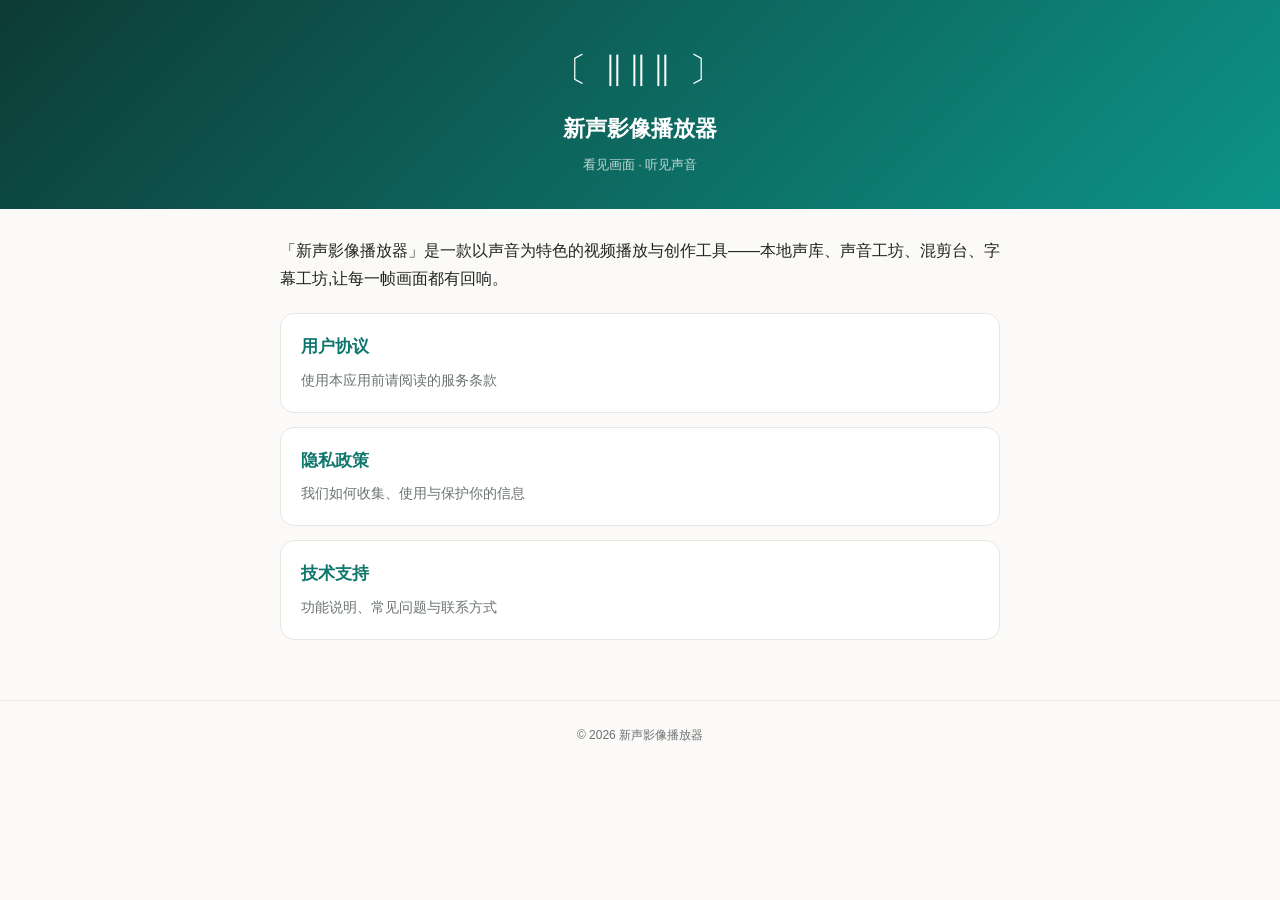
<file: index.html>
<!DOCTYPE html>
<html lang="zh-CN">
<head>
<meta charset="UTF-8">
<meta name="viewport" content="width=device-width, initial-scale=1.0">
<title>新声影像播放器</title>
<link rel="stylesheet" href="assets/site.css">
<style>
.cards { display: grid; gap: 14px; margin-top: 20px; }
.cards a {
  display: block; background: #fff; border: 1px solid var(--hairline);
  border-radius: 14px; padding: 18px 20px; color: var(--ink);
}
.cards a strong { color: var(--deep); display: block; margin-bottom: 4px; font-size: 17px; }
.cards a span { color: var(--ink-soft); font-size: 14px; }
</style>
</head>
<body>
<header>
  <div class="sigil">〔 ‖‖‖ 〕</div>
  <h1>新声影像播放器</h1>
  <p>看见画面 · 听见声音</p>
</header>
<main>
  <p>「新声影像播放器」是一款以声音为特色的视频播放与创作工具——本地声库、声音工坊、混剪台、字幕工坊,让每一帧画面都有回响。</p>
  <div class="cards">
    <a href="agreement.html"><strong>用户协议</strong><span>使用本应用前请阅读的服务条款</span></a>
    <a href="privacy.html"><strong>隐私政策</strong><span>我们如何收集、使用与保护你的信息</span></a>
    <a href="support.html"><strong>技术支持</strong><span>功能说明、常见问题与联系方式</span></a>
  </div>
</main>
<footer>
  <p>© 2026 新声影像播放器</p>
</footer>
</body>
</html>
</file>
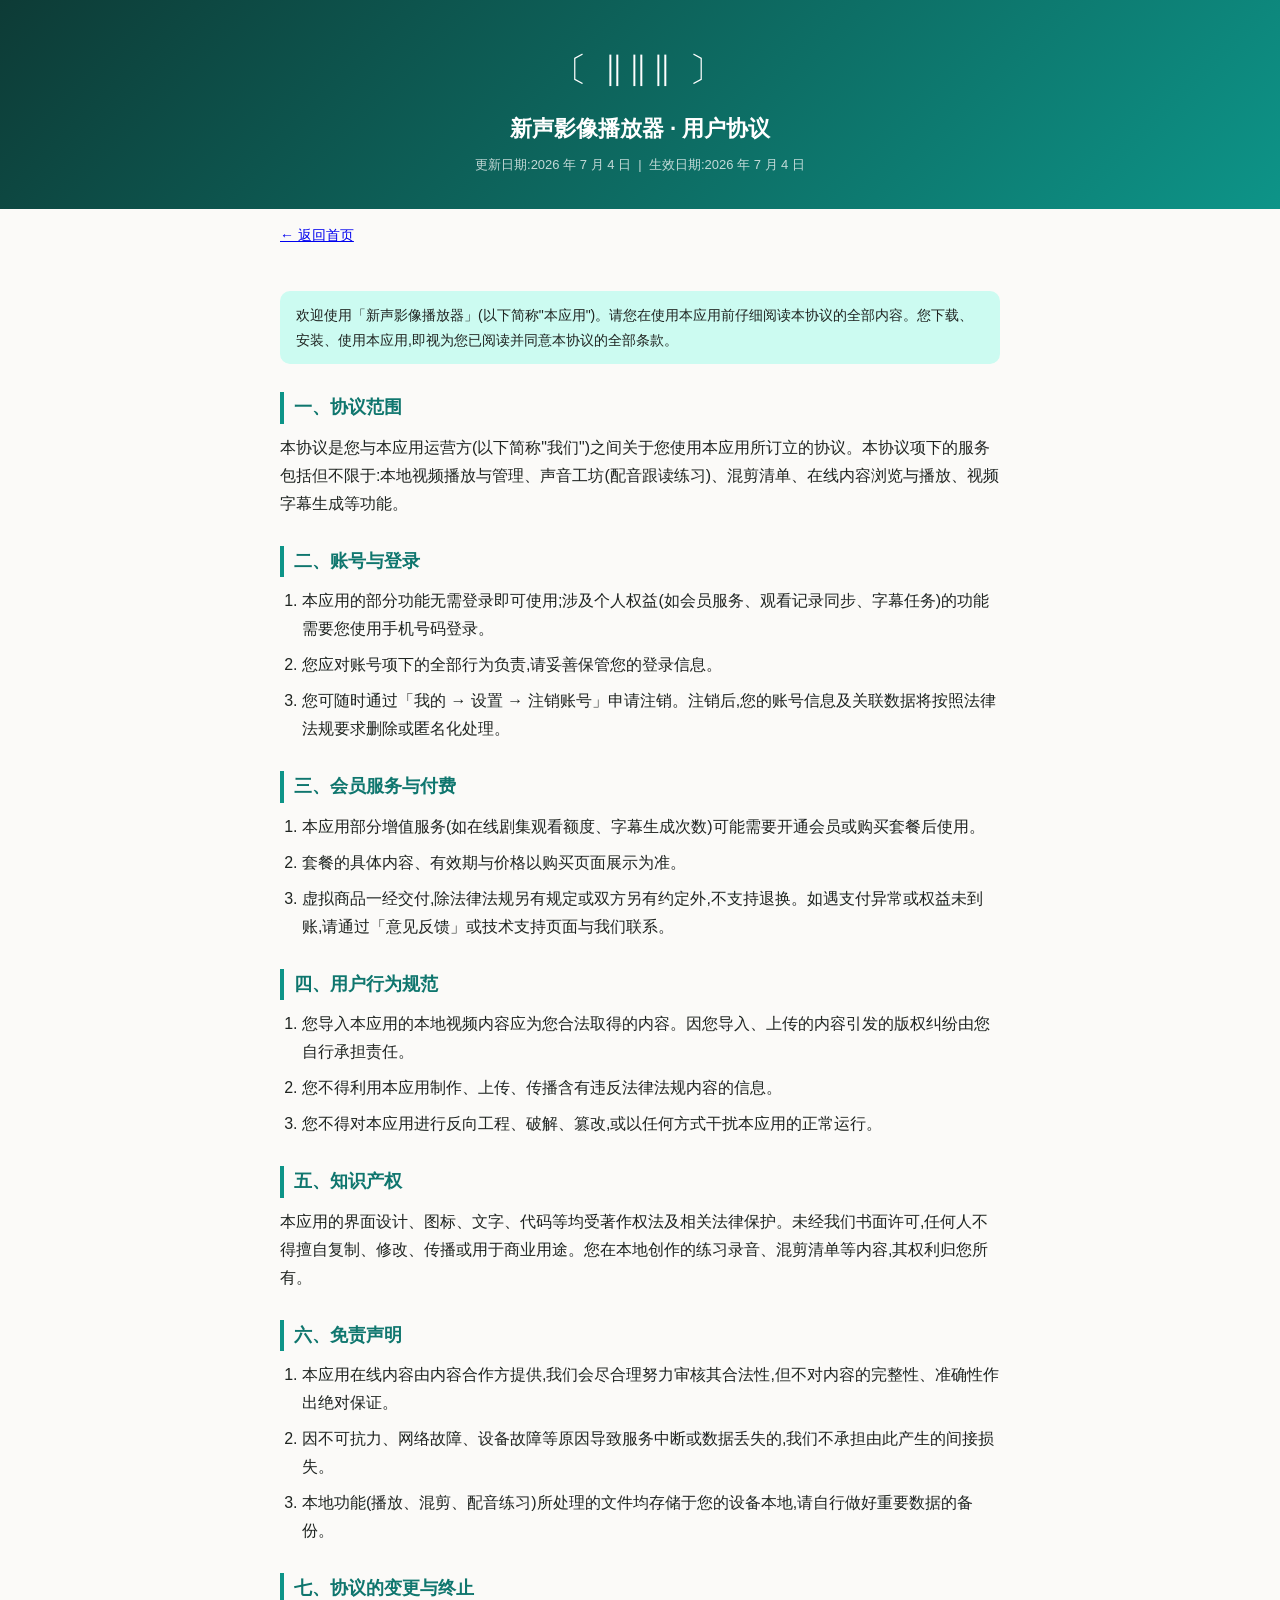
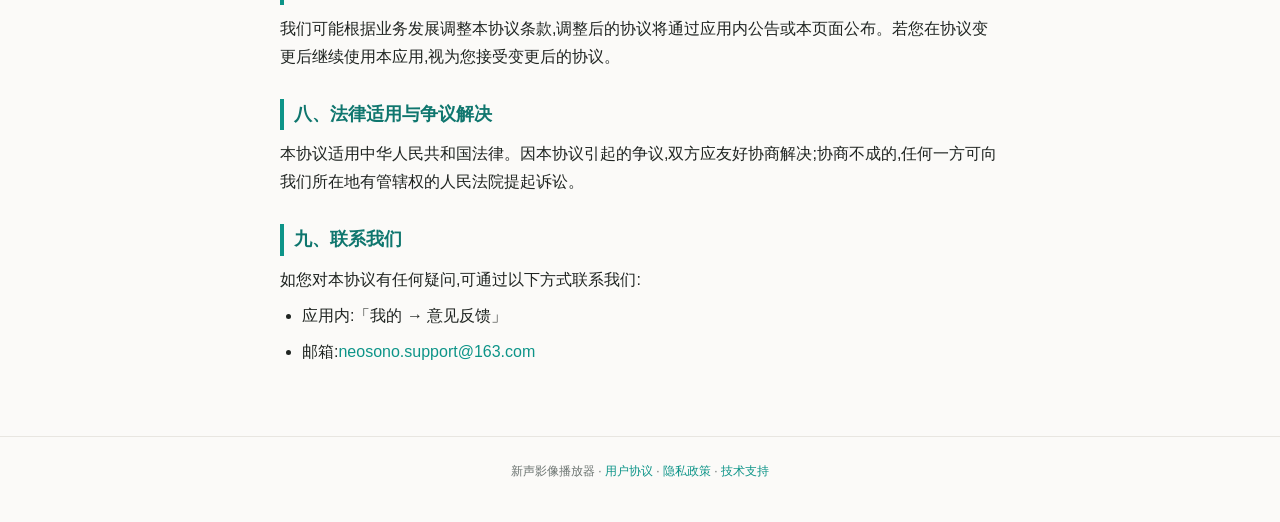
<file: agreement.html>
<!DOCTYPE html>
<html lang="zh-CN">
<head>
<meta charset="UTF-8">
<meta name="viewport" content="width=device-width, initial-scale=1.0">
<title>用户协议 · 新声影像播放器</title>
<link rel="stylesheet" href="assets/site.css">
</head>
<body>
<header>
  <div class="sigil">〔 ‖‖‖ 〕</div>
  <h1>新声影像播放器 · 用户协议</h1>
  <p>更新日期:2026 年 7 月 4 日 &nbsp;|&nbsp; 生效日期:2026 年 7 月 4 日</p>
</header>
<nav class="crumbs"><a href="index.html">← 返回首页</a></nav>
<main>
  <div class="notice">欢迎使用「新声影像播放器」(以下简称"本应用")。请您在使用本应用前仔细阅读本协议的全部内容。您下载、安装、使用本应用,即视为您已阅读并同意本协议的全部条款。</div>

  <h2>一、协议范围</h2>
  <p>本协议是您与本应用运营方(以下简称"我们")之间关于您使用本应用所订立的协议。本协议项下的服务包括但不限于:本地视频播放与管理、声音工坊(配音跟读练习)、混剪清单、在线内容浏览与播放、视频字幕生成等功能。</p>

  <h2>二、账号与登录</h2>
  <ol>
    <li>本应用的部分功能无需登录即可使用;涉及个人权益(如会员服务、观看记录同步、字幕任务)的功能需要您使用手机号码登录。</li>
    <li>您应对账号项下的全部行为负责,请妥善保管您的登录信息。</li>
    <li>您可随时通过「我的 → 设置 → 注销账号」申请注销。注销后,您的账号信息及关联数据将按照法律法规要求删除或匿名化处理。</li>
  </ol>

  <h2>三、会员服务与付费</h2>
  <ol>
    <li>本应用部分增值服务(如在线剧集观看额度、字幕生成次数)可能需要开通会员或购买套餐后使用。</li>
    <li>套餐的具体内容、有效期与价格以购买页面展示为准。</li>
    <li>虚拟商品一经交付,除法律法规另有规定或双方另有约定外,不支持退换。如遇支付异常或权益未到账,请通过「意见反馈」或技术支持页面与我们联系。</li>
  </ol>

  <h2>四、用户行为规范</h2>
  <ol>
    <li>您导入本应用的本地视频内容应为您合法取得的内容。因您导入、上传的内容引发的版权纠纷由您自行承担责任。</li>
    <li>您不得利用本应用制作、上传、传播含有违反法律法规内容的信息。</li>
    <li>您不得对本应用进行反向工程、破解、篡改,或以任何方式干扰本应用的正常运行。</li>
  </ol>

  <h2>五、知识产权</h2>
  <p>本应用的界面设计、图标、文字、代码等均受著作权法及相关法律保护。未经我们书面许可,任何人不得擅自复制、修改、传播或用于商业用途。您在本地创作的练习录音、混剪清单等内容,其权利归您所有。</p>

  <h2>六、免责声明</h2>
  <ol>
    <li>本应用在线内容由内容合作方提供,我们会尽合理努力审核其合法性,但不对内容的完整性、准确性作出绝对保证。</li>
    <li>因不可抗力、网络故障、设备故障等原因导致服务中断或数据丢失的,我们不承担由此产生的间接损失。</li>
    <li>本地功能(播放、混剪、配音练习)所处理的文件均存储于您的设备本地,请自行做好重要数据的备份。</li>
  </ol>

  <h2>七、协议的变更与终止</h2>
  <p>我们可能根据业务发展调整本协议条款,调整后的协议将通过应用内公告或本页面公布。若您在协议变更后继续使用本应用,视为您接受变更后的协议。</p>

  <h2>八、法律适用与争议解决</h2>
  <p>本协议适用中华人民共和国法律。因本协议引起的争议,双方应友好协商解决;协商不成的,任何一方可向我们所在地有管辖权的人民法院提起诉讼。</p>

  <h2>九、联系我们</h2>
  <p>如您对本协议有任何疑问,可通过以下方式联系我们:</p>
  <ul>
    <li>应用内:「我的 → 意见反馈」</li>
    <li>邮箱:<a href="mailto:neosono.support@163.com">neosono.support@163.com</a></li>
  </ul>
</main>
<footer>
  <p>新声影像播放器 · <a href="agreement.html">用户协议</a> · <a href="privacy.html">隐私政策</a> · <a href="support.html">技术支持</a></p>
</footer>
</body>
</html>
</file>
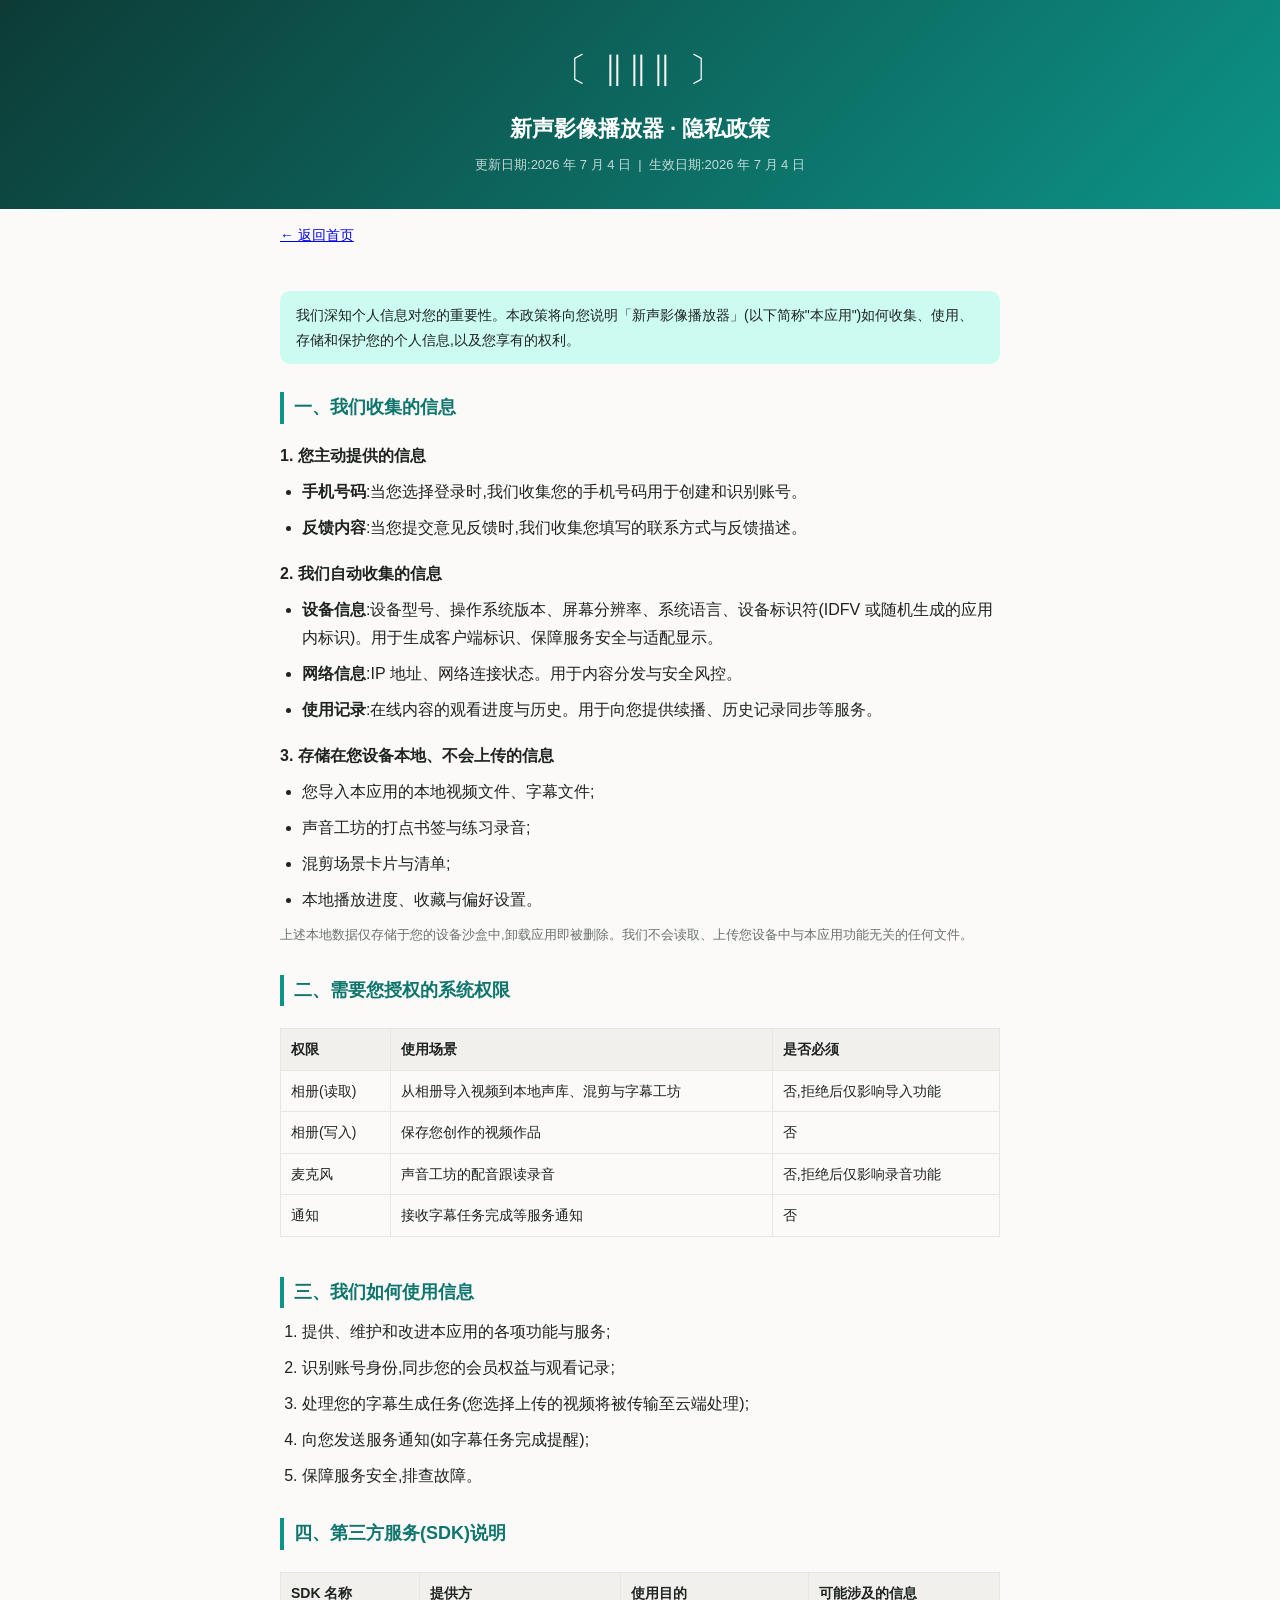
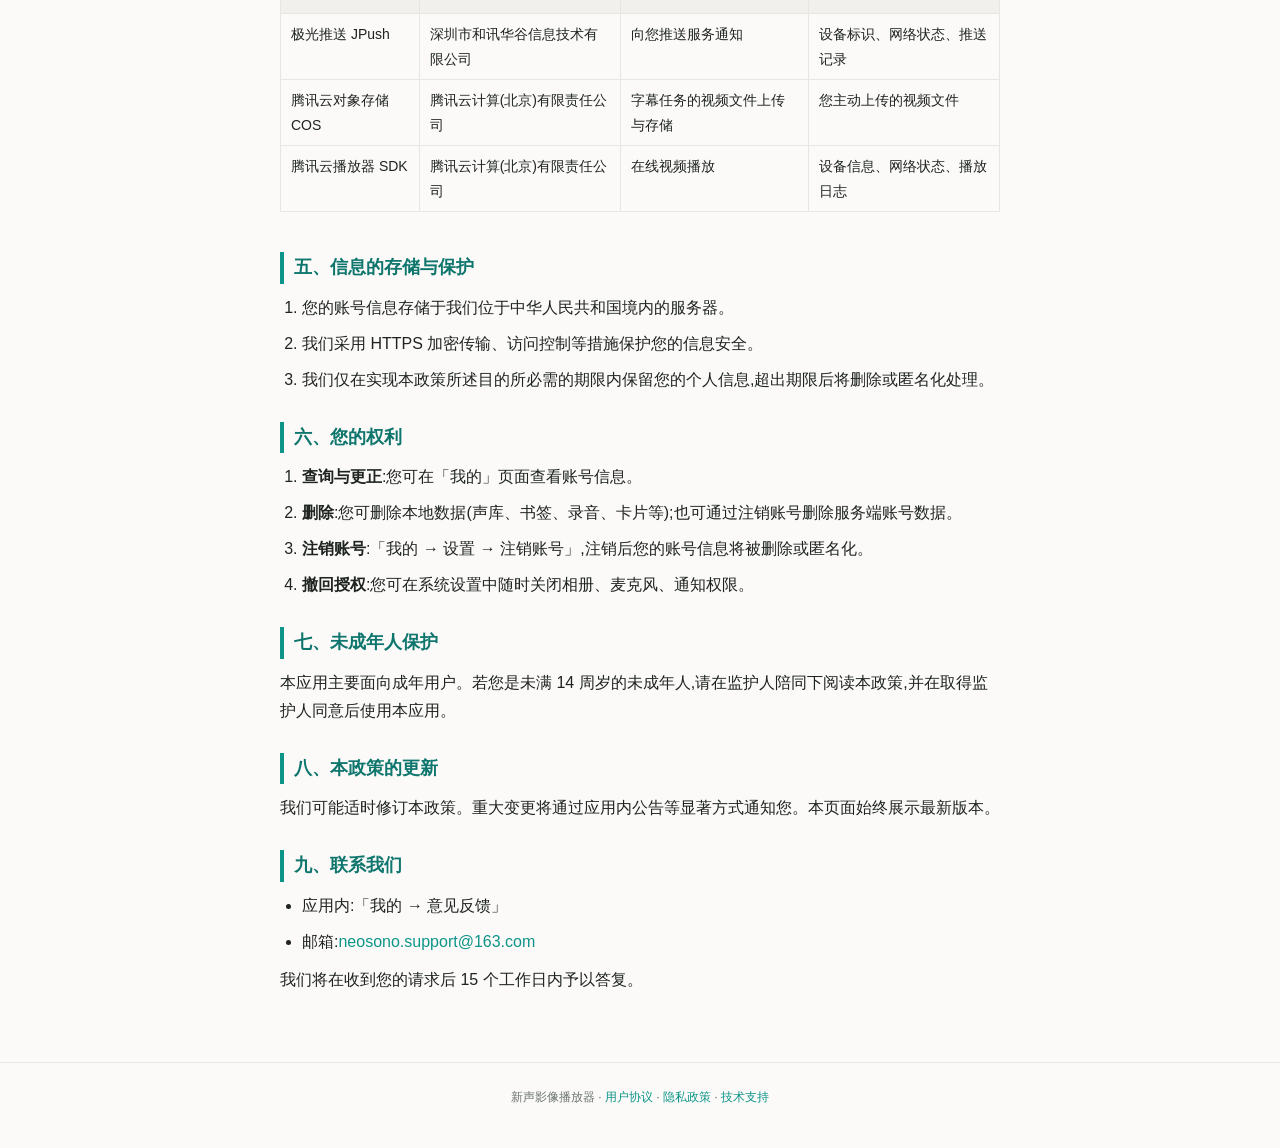
<file: privacy.html>
<!DOCTYPE html>
<html lang="zh-CN">
<head>
<meta charset="UTF-8">
<meta name="viewport" content="width=device-width, initial-scale=1.0">
<title>隐私政策 · 新声影像播放器</title>
<link rel="stylesheet" href="assets/site.css">
</head>
<body>
<header>
  <div class="sigil">〔 ‖‖‖ 〕</div>
  <h1>新声影像播放器 · 隐私政策</h1>
  <p>更新日期:2026 年 7 月 4 日 &nbsp;|&nbsp; 生效日期:2026 年 7 月 4 日</p>
</header>
<nav class="crumbs"><a href="index.html">← 返回首页</a></nav>
<main>
  <div class="notice">我们深知个人信息对您的重要性。本政策将向您说明「新声影像播放器」(以下简称"本应用")如何收集、使用、存储和保护您的个人信息,以及您享有的权利。</div>

  <h2>一、我们收集的信息</h2>
  <h3>1. 您主动提供的信息</h3>
  <ul>
    <li><strong>手机号码</strong>:当您选择登录时,我们收集您的手机号码用于创建和识别账号。</li>
    <li><strong>反馈内容</strong>:当您提交意见反馈时,我们收集您填写的联系方式与反馈描述。</li>
  </ul>
  <h3>2. 我们自动收集的信息</h3>
  <ul>
    <li><strong>设备信息</strong>:设备型号、操作系统版本、屏幕分辨率、系统语言、设备标识符(IDFV 或随机生成的应用内标识)。用于生成客户端标识、保障服务安全与适配显示。</li>
    <li><strong>网络信息</strong>:IP 地址、网络连接状态。用于内容分发与安全风控。</li>
    <li><strong>使用记录</strong>:在线内容的观看进度与历史。用于向您提供续播、历史记录同步等服务。</li>
  </ul>
  <h3>3. 存储在您设备本地、不会上传的信息</h3>
  <ul>
    <li>您导入本应用的本地视频文件、字幕文件;</li>
    <li>声音工坊的打点书签与练习录音;</li>
    <li>混剪场景卡片与清单;</li>
    <li>本地播放进度、收藏与偏好设置。</li>
  </ul>
  <p class="meta">上述本地数据仅存储于您的设备沙盒中,卸载应用即被删除。我们不会读取、上传您设备中与本应用功能无关的任何文件。</p>

  <h2>二、需要您授权的系统权限</h2>
  <div class="table-wrap">
  <table>
    <tr><th>权限</th><th>使用场景</th><th>是否必须</th></tr>
    <tr><td>相册(读取)</td><td>从相册导入视频到本地声库、混剪与字幕工坊</td><td>否,拒绝后仅影响导入功能</td></tr>
    <tr><td>相册(写入)</td><td>保存您创作的视频作品</td><td>否</td></tr>
    <tr><td>麦克风</td><td>声音工坊的配音跟读录音</td><td>否,拒绝后仅影响录音功能</td></tr>
    <tr><td>通知</td><td>接收字幕任务完成等服务通知</td><td>否</td></tr>
  </table>
  </div>

  <h2>三、我们如何使用信息</h2>
  <ol>
    <li>提供、维护和改进本应用的各项功能与服务;</li>
    <li>识别账号身份,同步您的会员权益与观看记录;</li>
    <li>处理您的字幕生成任务(您选择上传的视频将被传输至云端处理);</li>
    <li>向您发送服务通知(如字幕任务完成提醒);</li>
    <li>保障服务安全,排查故障。</li>
  </ol>

  <h2>四、第三方服务(SDK)说明</h2>
  <div class="table-wrap">
  <table>
    <tr><th>SDK 名称</th><th>提供方</th><th>使用目的</th><th>可能涉及的信息</th></tr>
    <tr><td>极光推送 JPush</td><td>深圳市和讯华谷信息技术有限公司</td><td>向您推送服务通知</td><td>设备标识、网络状态、推送记录</td></tr>
    <tr><td>腾讯云对象存储 COS</td><td>腾讯云计算(北京)有限责任公司</td><td>字幕任务的视频文件上传与存储</td><td>您主动上传的视频文件</td></tr>
    <tr><td>腾讯云播放器 SDK</td><td>腾讯云计算(北京)有限责任公司</td><td>在线视频播放</td><td>设备信息、网络状态、播放日志</td></tr>
  </table>
  </div>

  <h2>五、信息的存储与保护</h2>
  <ol>
    <li>您的账号信息存储于我们位于中华人民共和国境内的服务器。</li>
    <li>我们采用 HTTPS 加密传输、访问控制等措施保护您的信息安全。</li>
    <li>我们仅在实现本政策所述目的所必需的期限内保留您的个人信息,超出期限后将删除或匿名化处理。</li>
  </ol>

  <h2>六、您的权利</h2>
  <ol>
    <li><strong>查询与更正</strong>:您可在「我的」页面查看账号信息。</li>
    <li><strong>删除</strong>:您可删除本地数据(声库、书签、录音、卡片等);也可通过注销账号删除服务端账号数据。</li>
    <li><strong>注销账号</strong>:「我的 → 设置 → 注销账号」,注销后您的账号信息将被删除或匿名化。</li>
    <li><strong>撤回授权</strong>:您可在系统设置中随时关闭相册、麦克风、通知权限。</li>
  </ol>

  <h2>七、未成年人保护</h2>
  <p>本应用主要面向成年用户。若您是未满 14 周岁的未成年人,请在监护人陪同下阅读本政策,并在取得监护人同意后使用本应用。</p>

  <h2>八、本政策的更新</h2>
  <p>我们可能适时修订本政策。重大变更将通过应用内公告等显著方式通知您。本页面始终展示最新版本。</p>

  <h2>九、联系我们</h2>
  <ul>
    <li>应用内:「我的 → 意见反馈」</li>
    <li>邮箱:<a href="mailto:neosono.support@163.com">neosono.support@163.com</a></li>
  </ul>
  <p>我们将在收到您的请求后 15 个工作日内予以答复。</p>
</main>
<footer>
  <p>新声影像播放器 · <a href="agreement.html">用户协议</a> · <a href="privacy.html">隐私政策</a> · <a href="support.html">技术支持</a></p>
</footer>
</body>
</html>
</file>
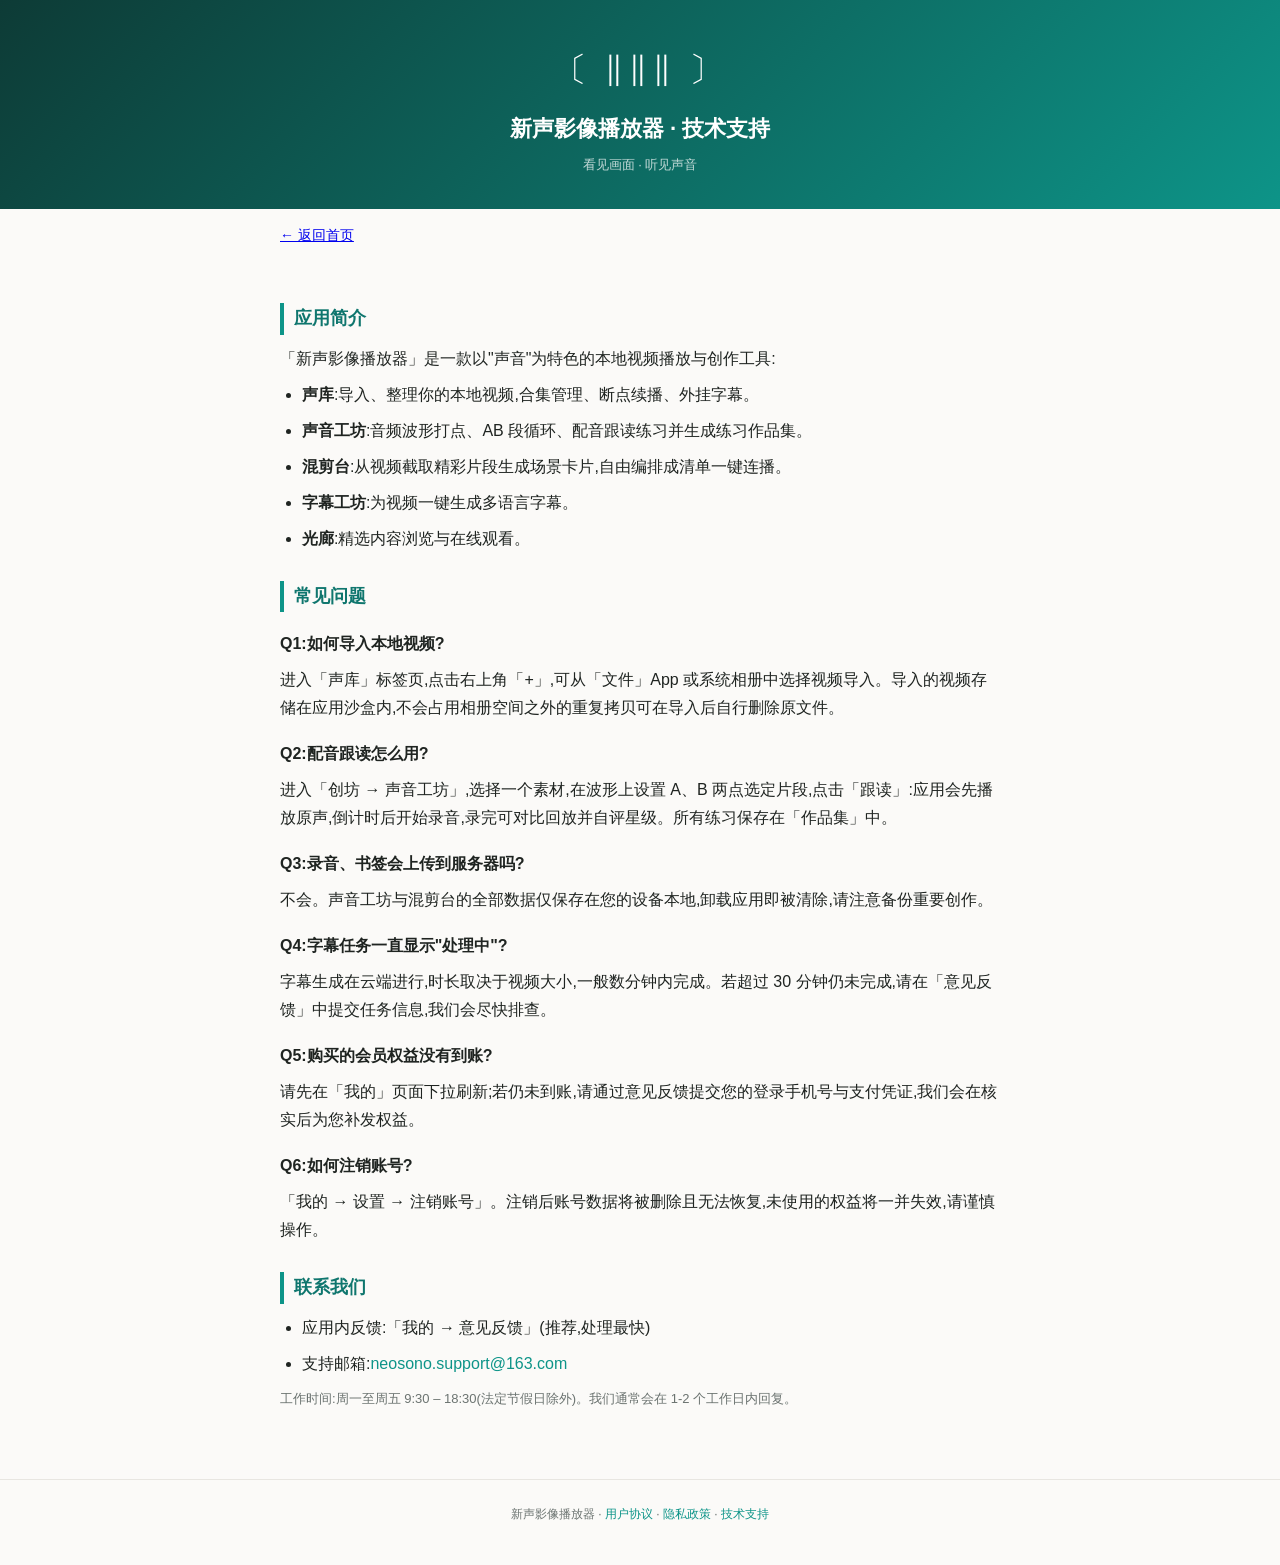
<file: support.html>
<!DOCTYPE html>
<html lang="zh-CN">
<head>
<meta charset="UTF-8">
<meta name="viewport" content="width=device-width, initial-scale=1.0">
<title>技术支持 · 新声影像播放器</title>
<link rel="stylesheet" href="assets/site.css">
</head>
<body>
<header>
  <div class="sigil">〔 ‖‖‖ 〕</div>
  <h1>新声影像播放器 · 技术支持</h1>
  <p>看见画面 · 听见声音</p>
</header>
<nav class="crumbs"><a href="index.html">← 返回首页</a></nav>
<main>
  <h2>应用简介</h2>
  <p>「新声影像播放器」是一款以"声音"为特色的本地视频播放与创作工具:</p>
  <ul>
    <li><strong>声库</strong>:导入、整理你的本地视频,合集管理、断点续播、外挂字幕。</li>
    <li><strong>声音工坊</strong>:音频波形打点、AB 段循环、配音跟读练习并生成练习作品集。</li>
    <li><strong>混剪台</strong>:从视频截取精彩片段生成场景卡片,自由编排成清单一键连播。</li>
    <li><strong>字幕工坊</strong>:为视频一键生成多语言字幕。</li>
    <li><strong>光廊</strong>:精选内容浏览与在线观看。</li>
  </ul>

  <h2>常见问题</h2>
  <h3>Q1:如何导入本地视频?</h3>
  <p>进入「声库」标签页,点击右上角「+」,可从「文件」App 或系统相册中选择视频导入。导入的视频存储在应用沙盒内,不会占用相册空间之外的重复拷贝可在导入后自行删除原文件。</p>

  <h3>Q2:配音跟读怎么用?</h3>
  <p>进入「创坊 → 声音工坊」,选择一个素材,在波形上设置 A、B 两点选定片段,点击「跟读」:应用会先播放原声,倒计时后开始录音,录完可对比回放并自评星级。所有练习保存在「作品集」中。</p>

  <h3>Q3:录音、书签会上传到服务器吗?</h3>
  <p>不会。声音工坊与混剪台的全部数据仅保存在您的设备本地,卸载应用即被清除,请注意备份重要创作。</p>

  <h3>Q4:字幕任务一直显示"处理中"?</h3>
  <p>字幕生成在云端进行,时长取决于视频大小,一般数分钟内完成。若超过 30 分钟仍未完成,请在「意见反馈」中提交任务信息,我们会尽快排查。</p>

  <h3>Q5:购买的会员权益没有到账?</h3>
  <p>请先在「我的」页面下拉刷新;若仍未到账,请通过意见反馈提交您的登录手机号与支付凭证,我们会在核实后为您补发权益。</p>

  <h3>Q6:如何注销账号?</h3>
  <p>「我的 → 设置 → 注销账号」。注销后账号数据将被删除且无法恢复,未使用的权益将一并失效,请谨慎操作。</p>

  <h2>联系我们</h2>
  <ul>
    <li>应用内反馈:「我的 → 意见反馈」(推荐,处理最快)</li>
    <li>支持邮箱:<a href="mailto:neosono.support@163.com">neosono.support@163.com</a></li>
  </ul>
  <p class="meta">工作时间:周一至周五 9:30 – 18:30(法定节假日除外)。我们通常会在 1-2 个工作日内回复。</p>
</main>
<footer>
  <p>新声影像播放器 · <a href="agreement.html">用户协议</a> · <a href="privacy.html">隐私政策</a> · <a href="support.html">技术支持</a></p>
</footer>
</body>
</html>
</file>
<file: assets/site.css>
/* 新声影像播放器 · 法务页统一样式 */
:root {
  --tide: #0D9488;
  --deep: #0F766E;
  --night: #0D3B36;
  --canvas: #FBFAF8;
  --ink: #1F2421;
  --ink-soft: #6B7370;
  --hairline: #E8E6E1;
}
* { margin: 0; padding: 0; box-sizing: border-box; }
body {
  font-family: -apple-system, BlinkMacSystemFont, "PingFang SC", "Hiragino Sans GB", "Microsoft YaHei", sans-serif;
  background: var(--canvas);
  color: var(--ink);
  line-height: 1.75;
  font-size: 16px;
}
header {
  background: linear-gradient(135deg, var(--night), var(--tide));
  color: #fff;
  padding: 40px 20px 32px;
  text-align: center;
}
header .sigil {
  font-size: 34px;
  letter-spacing: 4px;
}
header h1 { font-size: 22px; margin-top: 10px; font-weight: 700; }
header p { opacity: 0.75; font-size: 13px; margin-top: 6px; }
main {
  max-width: 760px;
  margin: 0 auto;
  padding: 28px 20px 60px;
}
main h2 {
  font-size: 18px;
  color: var(--deep);
  margin: 28px 0 10px;
  padding-left: 10px;
  border-left: 4px solid var(--tide);
}
main h3 { font-size: 16px; margin: 18px 0 8px; }
main p, main li { color: var(--ink); margin-bottom: 8px; }
main ul, main ol { padding-left: 22px; margin-bottom: 10px; }
main table {
  width: 100%;
  border-collapse: collapse;
  margin: 12px 0;
  font-size: 14px;
}
main th, main td {
  border: 1px solid var(--hairline);
  padding: 8px 10px;
  text-align: left;
  vertical-align: top;
}
main th { background: #F1F0EC; }
.table-wrap { overflow-x: auto; }
.meta { color: var(--ink-soft); font-size: 13px; }
.notice {
  background: #CCFBF1;
  border-radius: 10px;
  padding: 12px 16px;
  margin: 16px 0;
  font-size: 14px;
}
footer {
  text-align: center;
  color: var(--ink-soft);
  font-size: 12px;
  padding: 24px 16px 40px;
  border-top: 1px solid var(--hairline);
}
footer a, main a { color: var(--tide); text-decoration: none; }
nav.crumbs {
  max-width: 760px;
  margin: 0 auto;
  padding: 14px 20px 0;
  font-size: 14px;
}
</file>
